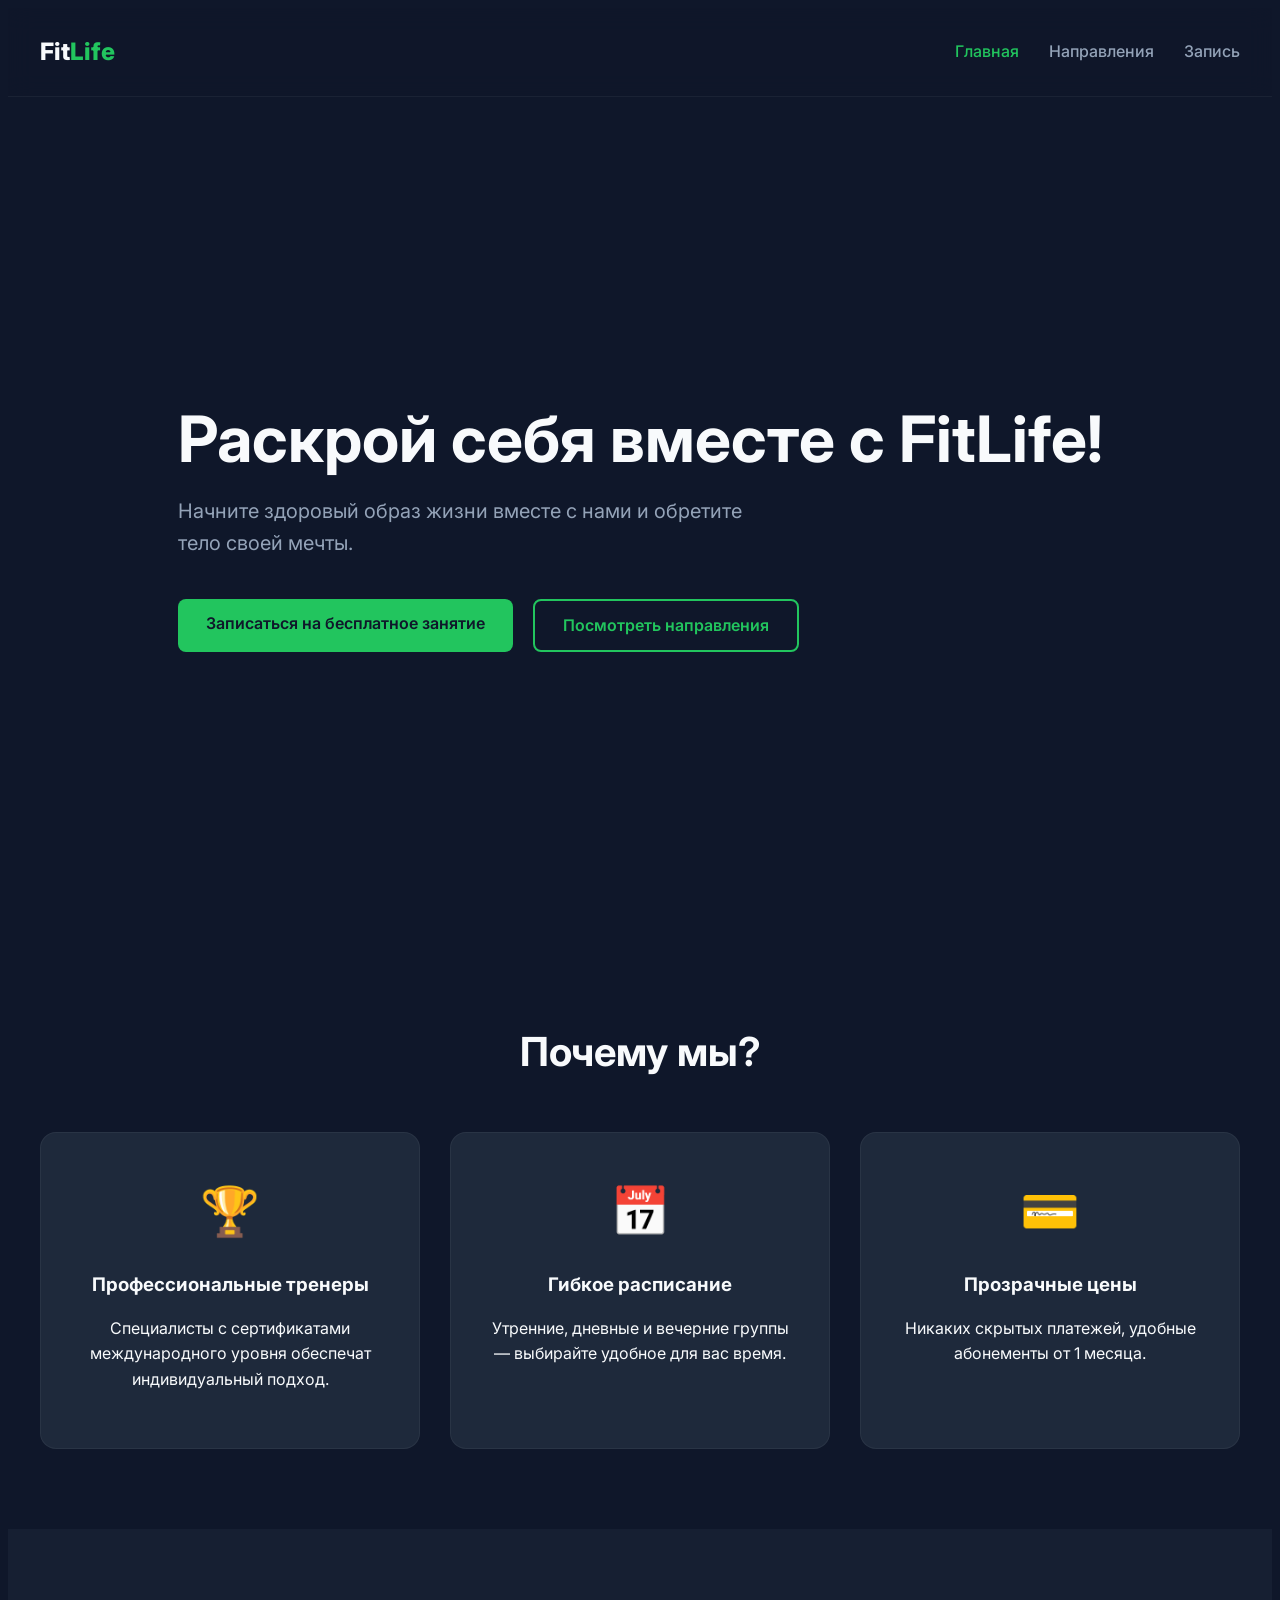
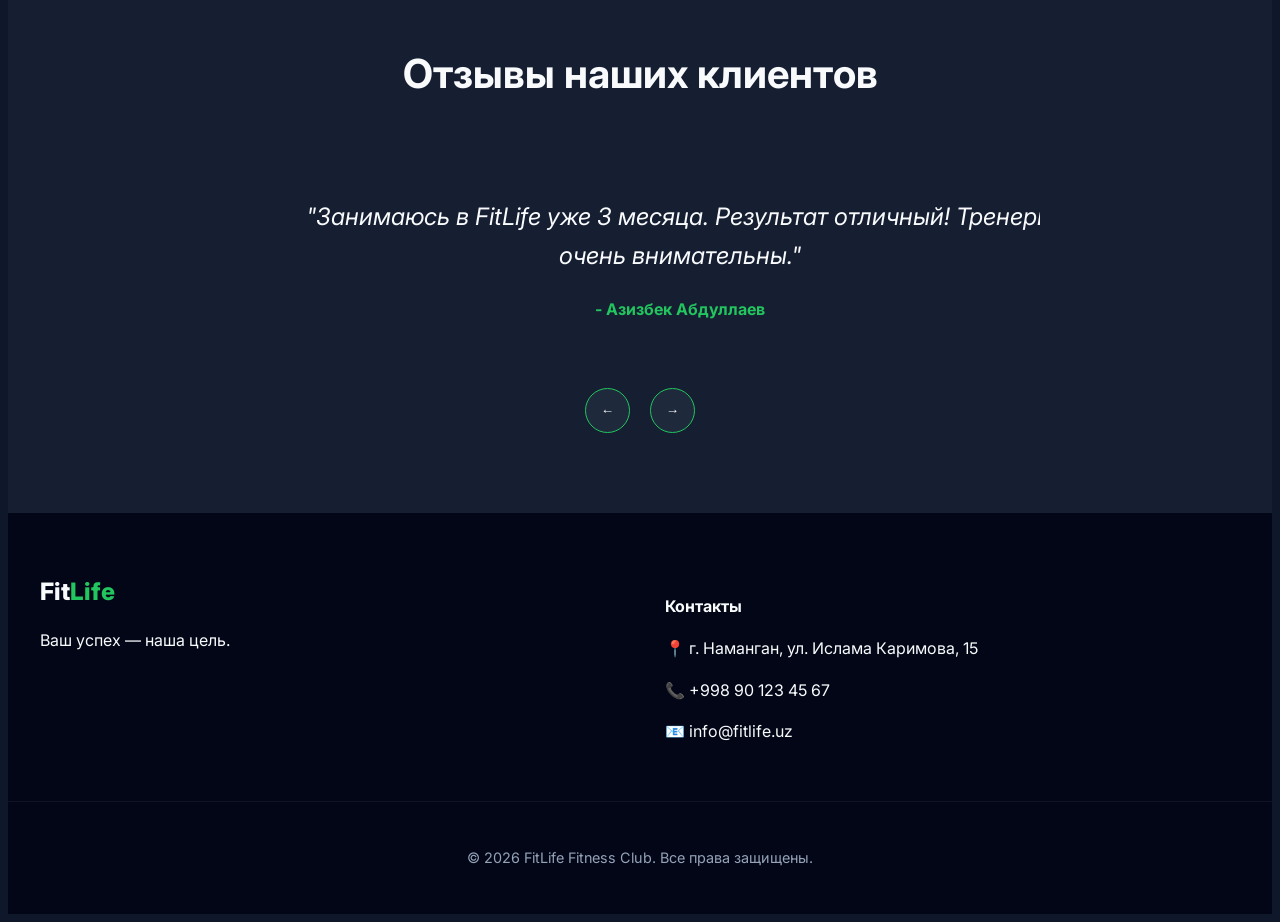
<file: index.html>
<!DOCTYPE html>
<html lang="ru">

<head>
    <meta charset="UTF-8">
    <meta name="viewport" content="width=device-width, initial-scale=1.0, maximum-scale=1.0, user-scalable=no">
    <meta name="apple-mobile-web-app-capable" content="yes">
    <meta name="apple-mobile-web-app-status-bar-style" content="black-translucent">
    <link rel="manifest" href="manifest.json">
    <link rel="apple-touch-icon" href="https://cdn-icons-png.flaticon.com/512/2964/2964514.png">
    <title>FitLife | Путь к идеальному телу</title>
    <link rel="stylesheet" href="css/style.css">
    <link href="https://fonts.googleapis.com/css2?family=Inter:wght@300;400;600;700&display=swap" rel="stylesheet">
</head>

<body>
    <header class="header">
        <nav class="nav container">
            <a href="index.html" class="logo">Fit<span>Life</span></a>
            <ul class="nav__list">
                <li><a href="index.html" class="nav__link active">Главная</a></li>
                <li><a href="directions.html" class="nav__link">Направления</a></li>
                <li><a href="signup.html" class="nav__link">Запись</a></li>
            </ul>
            <button class="hamburger" id="hamburger" aria-label="Menu">
                <span></span>
                <span></span>
                <span></span>
            </button>
        </nav>
    </header>

    <div class="nav__overlay" id="navOverlay">
        <ul class="nav__list">
            <li><a href="index.html" class="nav__link active">Главная</a></li>
            <li><a href="directions.html" class="nav__link">Направления</a></li>
            <li><a href="signup.html" class="nav__link">Запись</a></li>
        </ul>
    </div>

    <main>
        <section class="hero reveal">
            <div class="container hero__content">
                <h1 class="hero__title">Раскрой себя вместе с FitLife!</h1>
                <p class="hero__subtitle">Начните здоровый образ жизни вместе с нами и обретите тело своей мечты.</p>
                <div class="hero__actions">
                    <a href="signup.html" class="btn btn--primary">Записаться на бесплатное занятие</a>
                    <a href="directions.html" class="btn btn--outline">Посмотреть направления</a>
                </div>
            </div>
        </section>

        <section class="features container py-10">
            <h2 class="section-title reveal">Почему мы?</h2>
            <div class="features__grid">
                <div class="feature-card reveal">
                    <div class="feature-card__icon">🏆</div>
                    <h3 class="feature-card__title">Профессиональные тренеры</h3>
                    <p class="feature-card__text">Специалисты с сертификатами международного уровня обеспечат
                        индивидуальный подход.</p>
                </div>
                <div class="feature-card reveal">
                    <div class="feature-card__icon">📅</div>
                    <h3 class="feature-card__title">Гибкое расписание</h3>
                    <p class="feature-card__text">Утренние, дневные и вечерние группы — выбирайте удобное для вас время.
                    </p>
                </div>
                <div class="feature-card reveal">
                    <div class="feature-card__icon">💳</div>
                    <h3 class="feature-card__title">Прозрачные цены</h3>
                    <p class="feature-card__text">Никаких скрытых платежей, удобные абонементы от 1 месяца.</p>
                </div>
            </div>
        </section>

        <section class="reviews py-10">
            <div class="container reveal">
                <h2 class="section-title">Отзывы наших клиентов</h2>
                <div class="slider" id="reviewSlider">
                    <div class="slider__container">
                        <div class="slider__track" id="sliderTrack">
                            <div class="slide">
                                <p class="slide__text">"Занимаюсь в FitLife уже 3 месяца. Результат отличный! Тренеры
                                    очень внимательны."</p>
                                <h4 class="slide__author">- Азизбек Абдуллаев</h4>
                            </div>
                            <div class="slide">
                                <p class="slide__text">"Уроки йоги дали мне внутренний покой и гибкость тела. Спасибо!"
                                </p>
                                <h4 class="slide__author">- Малика Собирова</h4>
                            </div>
                            <div class="slide">
                                <p class="slide__text">"Современные тренажеры и всегда чистый зал. Лучший клуб в
                                    Ташкенте!"</p>
                                <h4 class="slide__author">- Жасур Тошпулатов</h4>
                            </div>
                        </div>
                    </div>
                    <div class="slider__nav">
                        <button class="slider__btn" id="prevBtn">&larr;</button>
                        <button class="slider__btn" id="nextBtn">&rarr;</button>
                    </div>
                </div>
            </div>
        </section>
    </main>

    <footer class="footer">
        <div class="container footer__grid">
            <div class="footer__info">
                <div class="logo">Fit<span>Life</span></div>
                <p>Ваш успех — наша цель.</p>
            </div>
            <div class="footer__contacts">
                <h4>Контакты</h4>
                <p>📍 г. Наманган, ул. Ислама Каримова, 15</p>
                <p>📞 +998 90 123 45 67</p>
                <p>📧 info@fitlife.uz</p>
            </div>
        </div>
        <div class="footer__bottom">
            <p>&copy; 2026 FitLife Fitness Club. Все права защищены.</p>
        </div>
    </footer>

    <script src="js/main.js"></script>
</body>

</html>
</file>
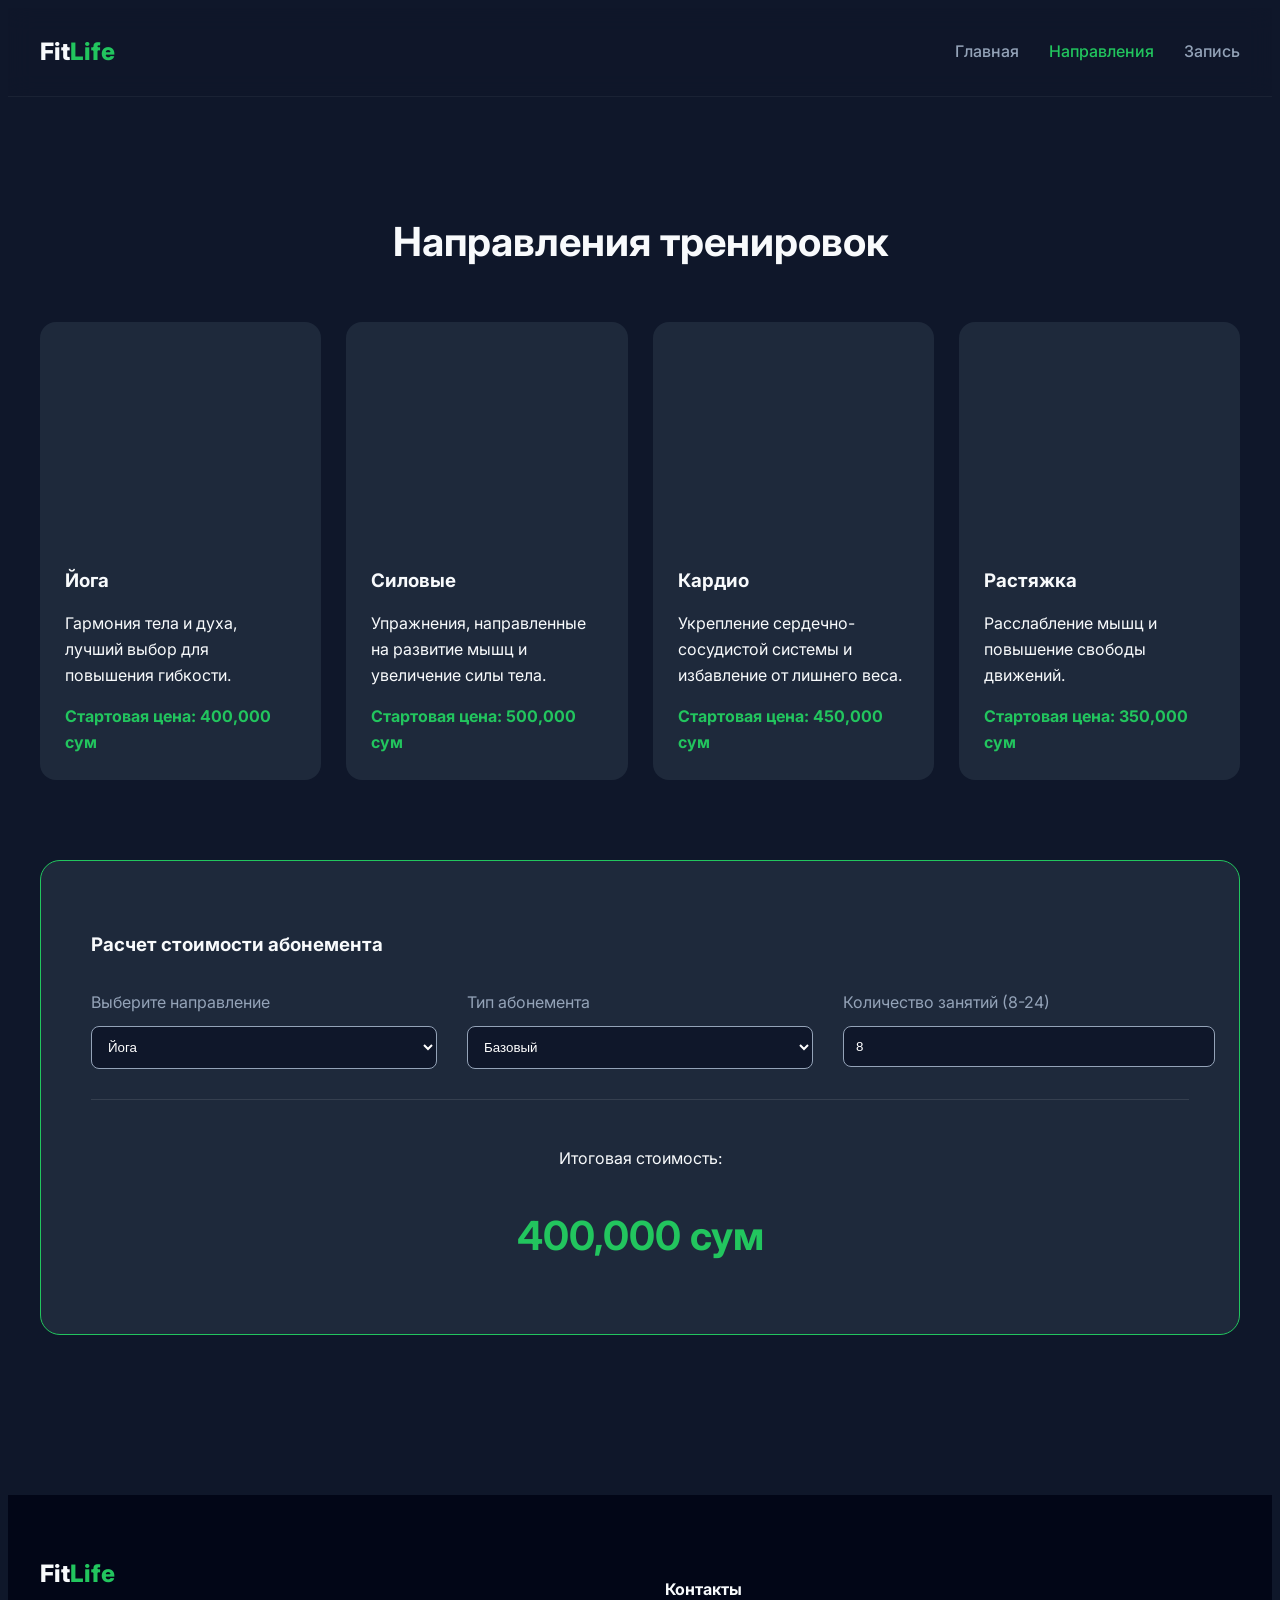
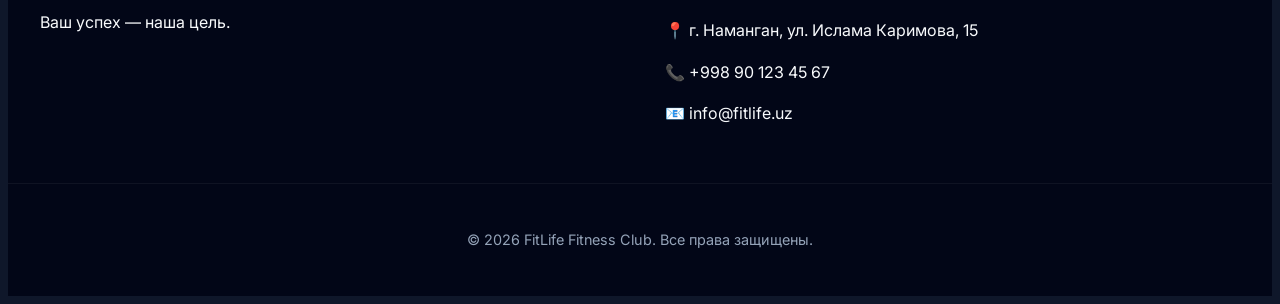
<file: directions.html>
<!DOCTYPE html>
<html lang="ru">
<head>
    <meta charset="UTF-8">
    <meta name="viewport" content="width=device-width, initial-scale=1.0, maximum-scale=1.0, user-scalable=no">
    <meta name="apple-mobile-web-app-capable" content="yes">
    <meta name="apple-mobile-web-app-status-bar-style" content="black-translucent">
    <link rel="manifest" href="manifest.json">
    <link rel="apple-touch-icon" href="https://cdn-icons-png.flaticon.com/512/2964/2964514.png">
    <title>Направления | FitLife</title>
    <link rel="stylesheet" href="css/style.css">
    <link href="https://fonts.googleapis.com/css2?family=Inter:wght@300;400;600;700&display=swap" rel="stylesheet">
</head>
<body>
    <header class="header">
        <nav class="nav container">
            <a href="index.html" class="logo">Fit<span>Life</span></a>
            <ul class="nav__list">
                <li><a href="index.html" class="nav__link">Главная</a></li>
                <li><a href="directions.html" class="nav__link active">Направления</a></li>
                <li><a href="signup.html" class="nav__link">Запись</a></li>
            </ul>
            <button class="hamburger" id="hamburger" aria-label="Menu">
                <span></span>
                <span></span>
                <span></span>
            </button>
        </nav>
    </header>

    <div class="nav__overlay" id="navOverlay">
        <ul class="nav__list">
            <li><a href="index.html" class="nav__link">Главная</a></li>
            <li><a href="directions.html" class="nav__link active">Направления</a></li>
            <li><a href="signup.html" class="nav__link">Запись</a></li>
        </ul>
    </div>

    <main class="container py-10">
        <h2 class="section-title reveal">Направления тренировок</h2>
        
        <div class="directions-grid">
            <div class="dir-card reveal">
                <div class="dir-card__img" style="background-image: url('https://images.unsplash.com/photo-1544367567-0f2fcb009e0b?auto=format&fit=crop&w=800');"></div>
                <div class="dir-card__content">
                    <h3>Йога</h3>
                    <p>Гармония тела и духа, лучший выбор для повышения гибкости.</p>
                    <span class="dir-card__price">Стартовая цена: 400,000 сум</span>
                </div>
            </div>
            <div class="dir-card reveal">
                <div class="dir-card__img" style="background-image: url('https://images.unsplash.com/photo-1534438327276-14e5300c3a48?auto=format&fit=crop&w=800');"></div>
                <div class="dir-card__content">
                    <h3>Силовые</h3>
                    <p>Упражнения, направленные на развитие мышц и увеличение силы тела.</p>
                    <span class="dir-card__price">Стартовая цена: 500,000 сум</span>
                </div>
            </div>
            <div class="dir-card reveal">
                <div class="dir-card__img" style="background-image: url('https://images.unsplash.com/photo-1518611012118-296072bb5604?auto=format&fit=crop&w=800');"></div>
                <div class="dir-card__content">
                    <h3>Кардио</h3>
                    <p>Укрепление сердечно-сосудистой системы и избавление от лишнего веса.</p>
                    <span class="dir-card__price">Стартовая цена: 450,000 сум</span>
                </div>
            </div>
            <div class="dir-card reveal">
                <div class="dir-card__img" style="background-image: url('https://images.unsplash.com/photo-1552196563-55cd4e45efb3?auto=format&fit=crop&w=800');"></div>
                <div class="dir-card__content">
                    <h3>Растяжка</h3>
                    <p>Расслабление мышц и повышение свободы движений.</p>
                    <span class="dir-card__price">Стартовая цена: 350,000 сум</span>
                </div>
            </div>
        </div>

        <section class="calculator-section reveal py-10">
            <div class="calculator">
                <h3 class="calculator__title">Расчет стоимости абонемента</h3>
                <div class="calculator__grid">
                    <div class="input-group">
                        <label for="direction">Выберите направление</label>
                        <select id="direction" class="calc-input">
                            <option value="400000">Йога</option>
                            <option value="500000">Силовые</option>
                            <option value="450000">Кардио</option>
                            <option value="350000">Растяжка</option>
                        </select>
                    </div>
                    <div class="input-group">
                        <label for="subType">Тип абонемента</label>
                        <select id="subType" class="calc-input">
                            <option value="1">Базовый</option>
                            <option value="1.2">Стандарт (+20%)</option>
                            <option value="1.5">Премиум (+50%)</option>
                        </select>
                    </div>
                    <div class="input-group">
                        <label for="sessions">Количество занятий (8-24)</label>
                        <input type="number" id="sessions" class="calc-input" value="8" min="8" max="24">
                    </div>
                </div>
                <div class="calculator__result">
                    <p>Итоговая стоимость:</p>
                    <h2 id="totalPrice">400,000 сум</h2>
                </div>
            </div>
        </section>
    </main>

    <footer class="footer">
        <div class="container footer__grid">
            <div class="footer__info">
                <div class="logo">Fit<span>Life</span></div>
                <p>Ваш успех — наша цель.</p>
            </div>
            <div class="footer__contacts">
                <h4>Контакты</h4>
                <p>📍 г. Наманган, ул. Ислама Каримова, 15</p>
                <p>📞 +998 90 123 45 67</p>
                <p>📧 info@fitlife.uz</p>
            </div>
        </div>
        <div class="footer__bottom">
            <p>&copy; 2026 FitLife Fitness Club. Все права защищены.</p>
        </div>
    </footer>

    <script src="js/main.js"></script>
</body>
</html>
</file>
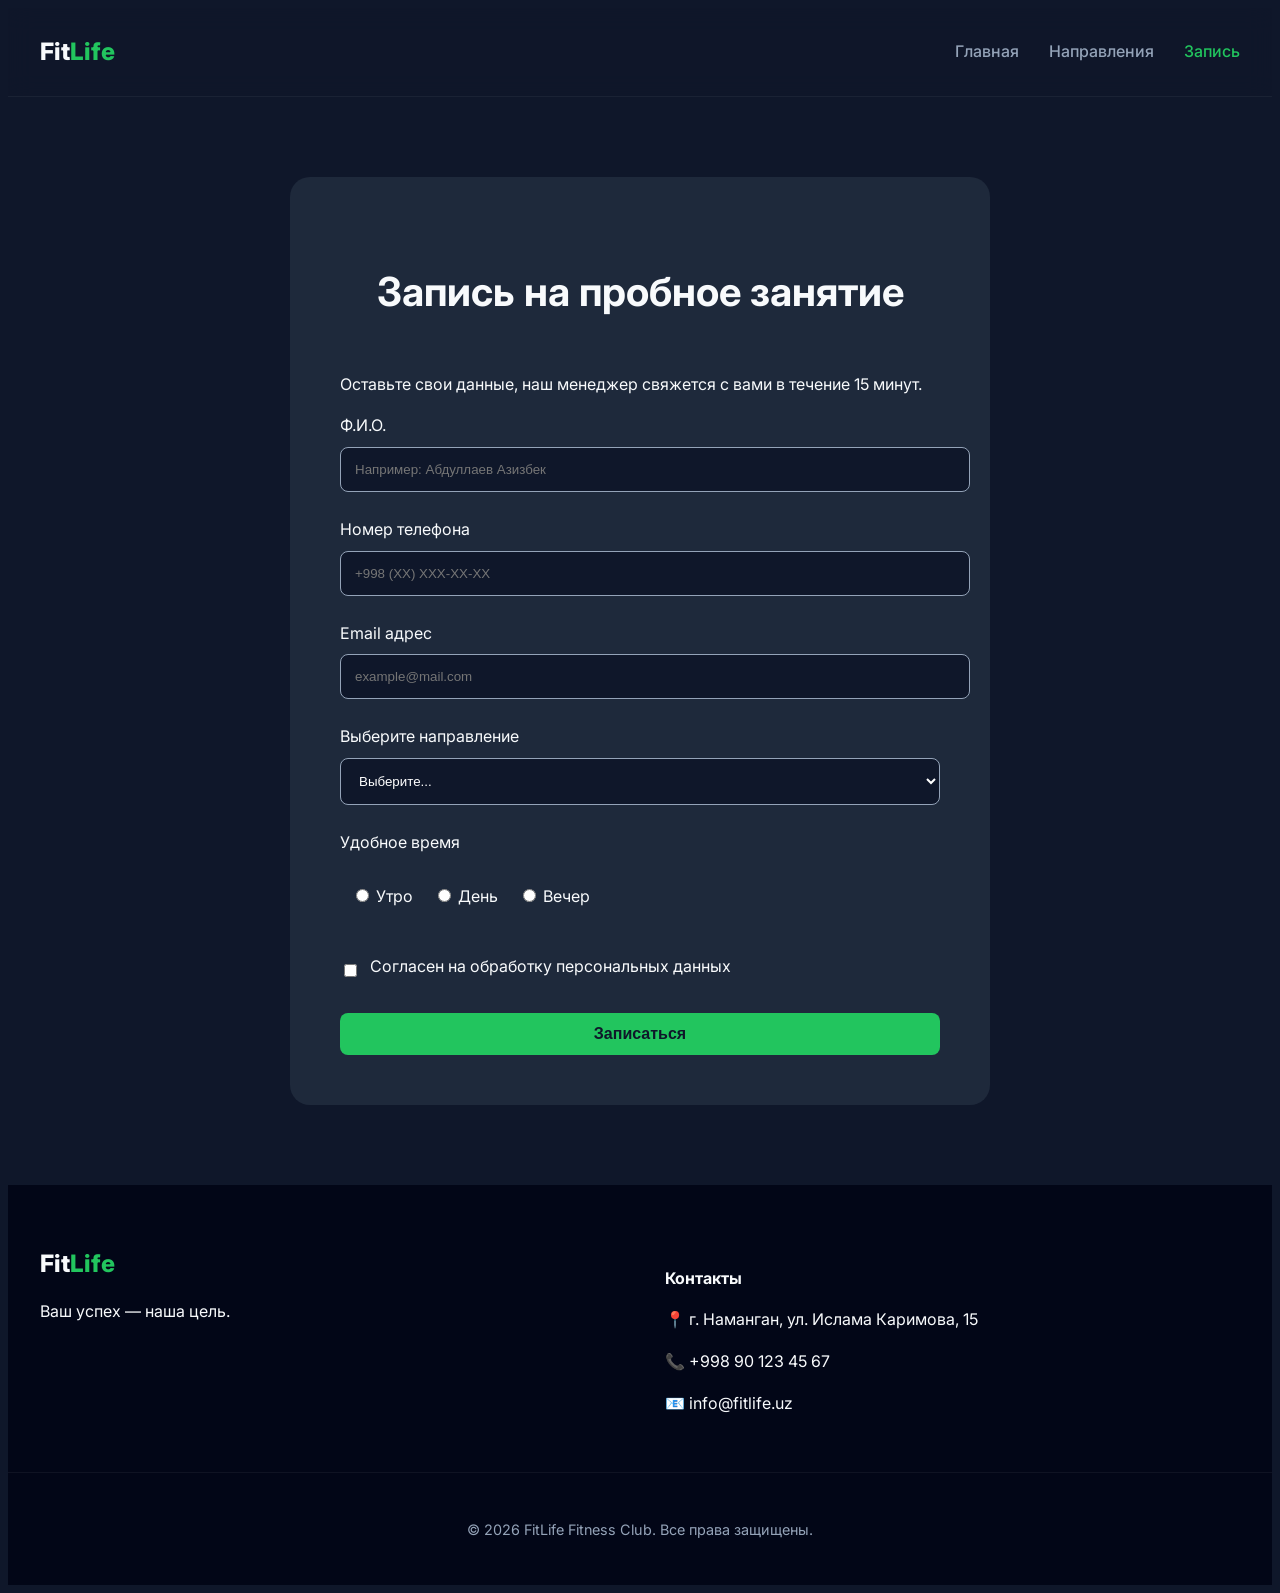
<file: signup.html>
<!DOCTYPE html>
<html lang="ru">
<head>
    <meta charset="UTF-8">
    <meta name="viewport" content="width=device-width, initial-scale=1.0, maximum-scale=1.0, user-scalable=no">
    <meta name="apple-mobile-web-app-capable" content="yes">
    <meta name="apple-mobile-web-app-status-bar-style" content="black-translucent">
    <link rel="manifest" href="manifest.json">
    <link rel="apple-touch-icon" href="https://cdn-icons-png.flaticon.com/512/2964/2964514.png">
    <title>Запись | FitLife</title>
    <link rel="stylesheet" href="css/style.css">
    <link href="https://fonts.googleapis.com/css2?family=Inter:wght@300;400;600;700&display=swap" rel="stylesheet">
</head>
<body>
    <header class="header">
        <nav class="nav container">
            <a href="index.html" class="logo">Fit<span>Life</span></a>
            <ul class="nav__list">
                <li><a href="index.html" class="nav__link">Главная</a></li>
                <li><a href="directions.html" class="nav__link">Направления</a></li>
                <li><a href="signup.html" class="nav__link active">Запись</a></li>
            </ul>
            <button class="hamburger" id="hamburger" aria-label="Menu">
                <span></span>
                <span></span>
                <span></span>
            </button>
        </nav>
    </header>

    <div class="nav__overlay" id="navOverlay">
        <ul class="nav__list">
            <li><a href="index.html" class="nav__link">Главная</a></li>
            <li><a href="directions.html" class="nav__link">Направления</a></li>
            <li><a href="signup.html" class="nav__link active">Запись</a></li>
        </ul>
    </div>

    <main class="container py-10">
        <div class="form-wrapper reveal">
            <h2 class="section-title">Запись на пробное занятие</h2>
            <p class="form-subtitle">Оставьте свои данные, наш менеджер свяжется с вами в течение 15 минут.</p>
            
            <form id="signupForm" class="signup-form">
                <div class="form-group" id="nameGroup">
                    <label for="fullName">Ф.И.О.</label>
                    <input type="text" id="fullName" placeholder="Например: Абдуллаев Азизбек" required>
                    <span class="error-msg">Должно быть не менее 5 символов</span>
                </div>
                
                <div class="form-group" id="phoneGroup">
                    <label for="phone">Номер телефона</label>
                    <input type="text" id="phone" placeholder="+998 (XX) XXX-XX-XX" required>
                    <span class="error-msg">Неверный формат</span>
                </div>
                
                <div class="form-group" id="emailGroup">
                    <label for="email">Email адрес</label>
                    <input type="email" id="email" placeholder="example@mail.com" required>
                    <span class="error-msg">Неверный формат email</span>
                </div>
                
                <div class="form-group">
                    <label for="directionSelect">Выберите направление</label>
                    <select id="directionSelect" required>
                        <option value="">Выберите...</option>
                        <option value="yoga">Йога</option>
                        <option value="strength">Силовые</option>
                        <option value="cardio">Кардио</option>
                        <option value="stretch">Растяжка</option>
                    </select>
                </div>
                
                <div class="form-group">
                    <label>Удобное время</label>
                    <div class="radio-group-wrapper" id="timeGroup">
                        <div class="radio-group">
                            <label><input type="radio" name="time" value="morning"> Утро</label>
                            <label><input type="radio" name="time" value="afternoon"> День</label>
                            <label><input type="radio" name="time" value="evening"> Вечер</label>
                        </div>
                        <span class="error-msg">Пожалуйста, выберите время</span>
                    </div>
                </div>
                
                <div class="form-group checkbox-group">
                    <input type="checkbox" id="privacy" required>
                    <label for="privacy">Согласен на обработку персональных данных</label>
                </div>
                
                <button type="submit" class="btn btn--primary btn--block">Записаться</button>
            </form>
            
            <div id="successMessage" class="success-box hidden">
                <h3>Спасибо!</h3>
                <p>Ваша заявка принята. Менеджер свяжется с вами в ближайшее время.</p>
                <button class="btn btn--outline" onclick="location.reload()">Записаться еще раз</button>
            </div>
        </div>
    </main>

    <footer class="footer">
        <div class="container footer__grid">
            <div class="footer__info">
                <div class="logo">Fit<span>Life</span></div>
                <p>Ваш успех — наша цель.</p>
            </div>
            <div class="footer__contacts">
                <h4>Контакты</h4>
                <p>📍 г. Наманган, ул. Ислама Каримова, 15</p>
                <p>📞 +998 90 123 45 67</p>
                <p>📧 info@fitlife.uz</p>
            </div>
        </div>
        <div class="footer__bottom">
            <p>&copy; 2026 FitLife Fitness Club. Все права защищены.</p>
        </div>
    </footer>

    <script src="js/main.js"></script>
</body>
</html>
</file>
<file: css/style.css>
:root {
    --primary: #22c55e;
    --primary-hover: #16a34a;
    --dark-bg: #0f172a;
    --card-bg: #1e293b;
    --text-white: #f8fafc;
    --text-gray: #94a3b8;
    --error: #ef4444;
    --transition: all 0.3s cubic-bezier(0.4, 0, 0.2, 1);
}

/* Web App Enhancements */
html {
    scroll-behavior: smooth;
    -webkit-tap-highlight-color: transparent;
}

body {
    user-select: none; /* Prevent text selection like a native app */
    -webkit-touch-callout: none;
    overscroll-behavior-y: contain; /* Prevent bounce effect */
}

input, textarea, select {
    user-select: text; /* Allow text input */
}

/* Safe area for modern phones with notches */
.header {
    padding-top: env(safe-area-inset-top, 15px);
}

.footer {
    padding-bottom: env(safe-area-inset-bottom, 30px);
}

/* Active state for buttons to feel more responsive */
.btn:active {
    transform: scale(0.95);
    opacity: 0.9;
}

body {
    font-family: 'Inter', sans-serif;
    background-color: var(--dark-bg);
    color: var(--text-white);
    line-height: 1.6;
    overflow-x: hidden;
}

.container {
    max-width: 1200px;
    margin: 0 auto;
    padding: 0 20px;
}

.py-10 { padding: 80px 0; }
.hidden { display: none !important; }

/* Typography */
h1, h2, h3, h4 {
    font-weight: 700;
    margin-bottom: 1rem;
}

.section-title {
    text-align: center;
    font-size: 2.5rem;
    margin-bottom: 3rem;
}

/* Buttons */
.btn {
    padding: 12px 28px;
    border-radius: 8px;
    text-decoration: none;
    font-weight: 600;
    transition: var(--transition);
    cursor: pointer;
    display: inline-block;
    border: none;
    font-size: 1rem;
}

.btn--primary {
    background-color: var(--primary);
    color: var(--dark-bg);
}

.btn--primary:hover {
    background-color: var(--primary-hover);
    transform: translateY(-2px);
    box-shadow: 0 10px 15px -3px rgba(34, 197, 94, 0.3);
}

.btn--outline {
    background-color: transparent;
    border: 2px solid var(--primary);
    color: var(--primary);
}

.btn--outline:hover {
    background-color: var(--primary);
    color: var(--dark-bg);
}

.btn--block { width: 100%; }

/* Header & Nav */
.header {
    background-color: rgba(15, 23, 42, 0.8);
    backdrop-filter: blur(12px);
    position: sticky;
    top: 0;
    z-index: 1000;
    padding: 15px 0;
    border-bottom: 1px solid rgba(255,255,255,0.05);
}

.nav {
    display: flex;
    justify-content: space-between;
    align-items: center;
}

.logo {
    font-size: 24px;
    font-weight: 800;
    text-decoration: none;
    color: var(--text-white);
}

.logo span { color: var(--primary); }

.nav__list {
    display: flex;
    list-style: none;
    gap: 30px;
}

.nav__link {
    text-decoration: none;
    color: var(--text-gray);
    font-weight: 500;
    transition: var(--transition);
}

.nav__link:hover, .nav__link.active {
    color: var(--primary);
}

/* Hero */
.hero {
    height: 90vh;
    display: flex;
    align-items: center;
    background: linear-gradient(rgba(15, 23, 42, 0.7), rgba(15, 23, 42, 0.7)), url('https://images.unsplash.com/photo-1534438327276-14e5300c3a48?auto=format&fit=crop&w=1920');
    background-size: cover;
    background-position: center;
}

.hero__title {
    font-size: 4rem;
    line-height: 1.1;
    margin-bottom: 20px;
}

.hero__subtitle {
    font-size: 1.25rem;
    color: var(--text-gray);
    max-width: 600px;
    margin-bottom: 40px;
}

.hero__actions {
    display: flex;
    gap: 20px;
}

/* Features */
.features__grid {
    display: grid;
    grid-template-columns: repeat(auto-fit, minmax(300px, 1fr));
    gap: 30px;
}

.feature-card {
    background-color: var(--card-bg);
    padding: 40px;
    border-radius: 16px;
    text-align: center;
    transition: var(--transition);
    border: 1px solid rgba(255,255,255,0.05);
}

.feature-card:hover {
    transform: translateY(-10px);
    border-color: var(--primary);
}

.feature-card__icon {
    font-size: 3rem;
    margin-bottom: 20px;
}

/* Slider */
.reviews { background-color: rgba(30, 41, 59, 0.5); }

.slider {
    position: relative;
    max-width: 800px;
    margin: 0 auto;
}

.slider__container {
    overflow: hidden;
    padding: 20px 0;
}

.slider__track {
    display: flex;
    transition: transform 0.5s ease;
}

.slide {
    min-width: 100%;
    text-align: center;
    padding: 0 40px;
}

.slide__text {
    font-size: 1.5rem;
    font-style: italic;
    margin-bottom: 20px;
}

.slide__author { color: var(--primary); }

.slider__nav {
    display: flex;
    justify-content: center;
    gap: 20px;
    margin-top: 30px;
}

.slider__btn {
    background: var(--card-bg);
    color: var(--text-white);
    border: 1px solid var(--primary);
    width: 45px;
    height: 45px;
    border-radius: 50%;
    cursor: pointer;
    transition: var(--transition);
}

.slider__btn:hover {
    background: var(--primary);
    color: var(--dark-bg);
}

/* Directions Page */
.directions-grid {
    display: grid;
    grid-template-columns: repeat(auto-fit, minmax(280px, 1fr));
    gap: 25px;
}

.dir-card {
    background-color: var(--card-bg);
    border-radius: 16px;
    overflow: hidden;
    transition: var(--transition);
}

.dir-card:hover {
    transform: scale(1.03);
}

.dir-card__img {
    height: 200px;
    background-size: cover;
    background-position: center;
}

.dir-card__content { padding: 25px; }

.dir-card__price {
    display: block;
    margin-top: 15px;
    color: var(--primary);
    font-weight: 700;
}

/* Calculator */
.calculator {
    background-color: var(--card-bg);
    padding: 50px;
    border-radius: 20px;
    border: 1px solid var(--primary);
}

.calculator__grid {
    display: grid;
    grid-template-columns: repeat(auto-fit, minmax(200px, 1fr));
    gap: 30px;
    margin: 30px 0;
}

.input-group label {
    display: block;
    margin-bottom: 10px;
    color: var(--text-gray);
}

.calc-input {
    width: 100%;
    padding: 12px;
    background: var(--dark-bg);
    border: 1px solid var(--text-gray);
    color: white;
    border-radius: 8px;
}

.calculator__result {
    text-align: center;
    padding-top: 30px;
    border-top: 1px solid rgba(255,255,255,0.1);
}

.calculator__result h2 {
    color: var(--primary);
    font-size: 2.5rem;
}

/* Form Styles */
.form-wrapper {
    max-width: 600px;
    margin: 0 auto;
    background: var(--card-bg);
    padding: 50px;
    border-radius: 20px;
}

.form-group { margin-bottom: 25px; }
.form-group label { display: block; margin-bottom: 8px; }

.form-group input[type="text"],
.form-group input[type="email"],
.form-group select {
    width: 100%;
    padding: 14px;
    background: var(--dark-bg);
    border: 1px solid var(--text-gray);
    color: white;
    border-radius: 8px;
}

.radio-group { display: flex; gap: 20px; margin-top: 10px; }
.checkbox-group { display: flex; align-items: center; gap: 10px; }

.error-msg {
    color: var(--error);
    font-size: 0.85rem;
    display: none;
    margin-top: 5px;
}

.input-error { border-color: var(--error) !important; }

.success-box {
    text-align: center;
    animation: fadeIn 0.5s;
}

/* Footer */
.footer {
    background-color: #020617;
    padding: 60px 0 30px;
}

.footer__grid {
    display: grid;
    grid-template-columns: repeat(auto-fit, minmax(200px, 1fr));
    gap: 50px;
    margin-bottom: 40px;
}

.footer__bottom {
    text-align: center;
    padding-top: 30px;
    border-top: 1px solid rgba(255,255,255,0.05);
    color: var(--text-gray);
    font-size: 0.9rem;
}

/* Animations */
.reveal {
    transition: opacity 0.8s ease-out, transform 0.8s ease-out;
}

.reveal.active {
    opacity: 1 !important;
    transform: translateY(0) !important;
}

.reveal.is-hidden {
    opacity: 0;
    transform: translateY(30px);
}

@keyframes fadeIn {
    from { opacity: 0; }
    to { opacity: 1; }
}

/* Hamburger Menu */
.hamburger {
    display: none;
    flex-direction: column;
    gap: 6px;
    background: none;
    border: none;
    cursor: pointer;
    z-index: 1001;
    padding: 10px;
}

.hamburger span {
    display: block;
    width: 30px;
    height: 3px;
    background-color: var(--text-white);
    border-radius: 3px;
    transition: var(--transition);
}

.hamburger.active span:nth-child(1) {
    transform: translateY(9px) rotate(45deg);
}

.hamburger.active span:nth-child(2) {
    opacity: 0;
}

.hamburger.active span:nth-child(3) {
    transform: translateY(-9px) rotate(-45deg);
}

.nav__overlay {
    position: fixed;
    top: 0;
    left: 0;
    width: 100%;
    height: 100%;
    background-color: rgba(15, 23, 42, 0.95);
    display: flex;
    justify-content: center;
    align-items: center;
    z-index: 1000;
    opacity: 0;
    visibility: hidden;
    pointer-events: none;
    transition: var(--transition);
}

.nav__overlay.active {
    opacity: 1;
    visibility: visible;
    pointer-events: all;
}

.nav__overlay .nav__list {
    display: flex;
    flex-direction: column;
    align-items: center;
    gap: 40px;
}

.nav__overlay .nav__link {
    font-size: 1.5rem;
}

/* Enhanced Validation */
.form-group { position: relative; }

.error-msg {
    color: var(--error);
    font-size: 0.8rem;
    position: absolute;
    bottom: -20px;
    left: 0;
    opacity: 0;
    transform: translateY(-10px);
    transition: var(--transition);
    pointer-events: none;
}

.form-group.has-error .error-msg {
    opacity: 1;
    transform: translateY(0);
}

.form-group.has-error input,
.form-group.has-error select {
    border-color: var(--error);
}

.radio-group-wrapper {
    padding: 10px;
    border-radius: 8px;
    transition: var(--transition);
    border: 1px solid transparent;
}

.radio-group-wrapper.has-error {
    border-color: var(--error);
    background-color: rgba(239, 68, 68, 0.05);
}

/* Responsive */
@media (max-width: 768px) {
    .hero__title { font-size: 2.5rem; }
    .hero__actions { flex-direction: column; }
    .nav__list { display: none; }
    .hamburger { display: flex; }
    .calculator, .form-wrapper { padding: 30px; }
}
</file>
